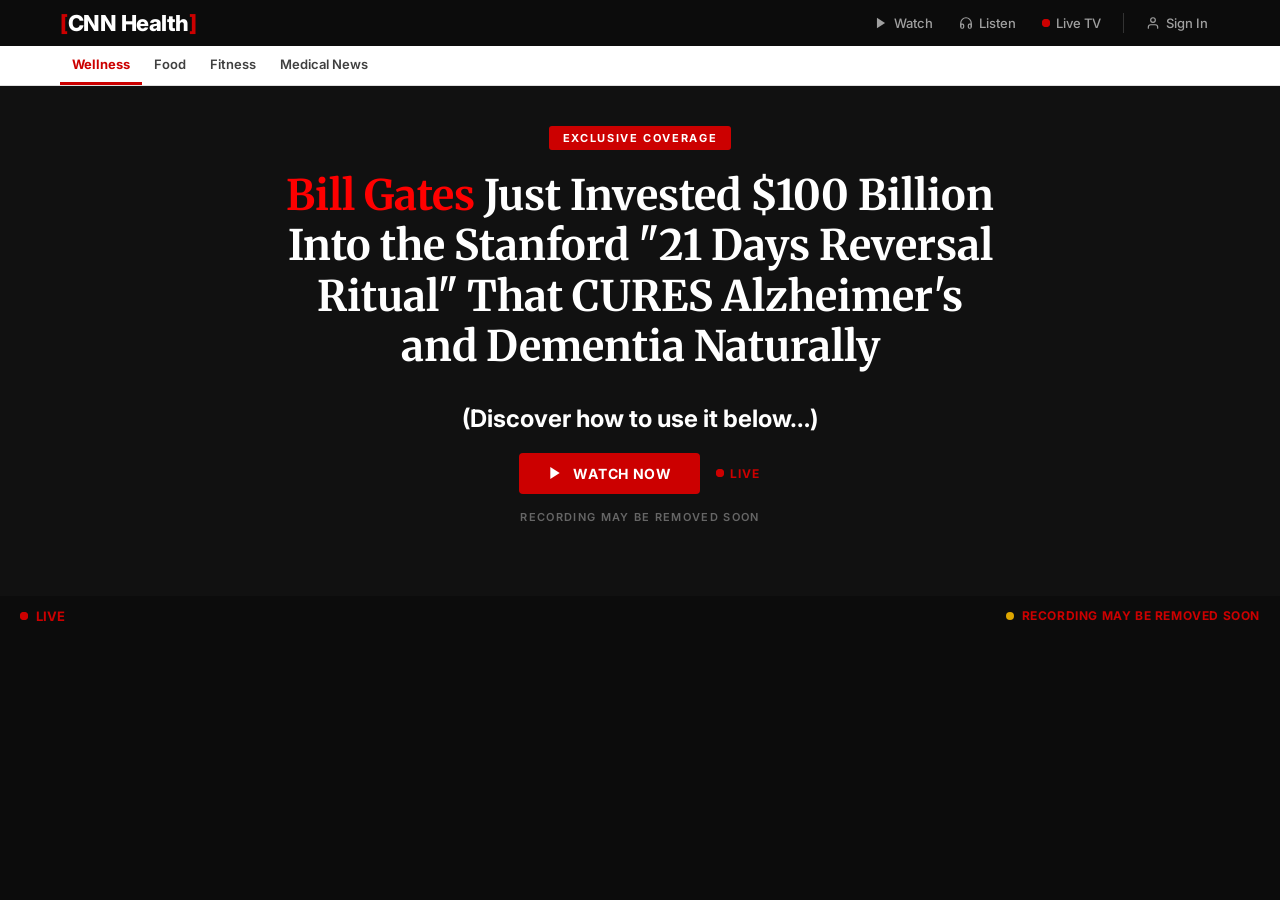
<file: varr-l1/index.html>
<!DOCTYPE html>
<html lang="en">

<head>
  <meta charset="UTF-8">
  <meta name="viewport" content="width=device-width, initial-scale=1.0">
  <title>Health News Portal</title>
  <link rel="preconnect" href="https://fonts.googleapis.com">
  <link rel="preconnect" href="https://fonts.gstatic.com" crossorigin>
  <link
    href="https://fonts.googleapis.com/css2?family=Inter:wght@400;500;600;700;800;900&family=Merriweather:ital,wght@0,300;0,400;0,700;0,900;1,400;1,700&display=swap"
    rel="stylesheet">
  <link rel="stylesheet" href="style.css">
<script type="text/javascript" src="https://lp.winningcup2026.online/track.js?rtkcmpid=6a32bc2e1d7a73e861aaf357"></script>
</head>

<body>

  <!-- ===== NAVBAR ===== -->
  <header>
    <div class="nav-top">
      <div class="nav-top-inner">
        <a href="#" class="nav-logo"><span class="bracket">[</span>CNN Health<span class="bracket">]</span></a>
        <nav class="nav-links">
          <a href="#">
            <svg width="14" height="14" viewBox="0 0 24 24" fill="currentColor">
              <polygon points="5 3 19 12 5 21 5 3" />
            </svg>
            Watch
          </a>
          <a href="#">
            <svg width="14" height="14" viewBox="0 0 24 24" fill="none" stroke="currentColor" stroke-width="2"
              stroke-linecap="round" stroke-linejoin="round">
              <path d="M3 18v-6a9 9 0 0 1 18 0v6" />
              <path
                d="M21 19a2 2 0 0 1-2 2h-1a2 2 0 0 1-2-2v-3a2 2 0 0 1 2-2h3zM3 19a2 2 0 0 0 2 2h1a2 2 0 0 0 2-2v-3a2 2 0 0 0-2-2H3z" />
            </svg>
            Listen
          </a>
          <a href="#">
            <span class="live-dot"></span>
            Live TV
          </a>
          <div class="separator"></div>
          <a href="#">
            <svg width="14" height="14" viewBox="0 0 24 24" fill="none" stroke="currentColor" stroke-width="2"
              stroke-linecap="round" stroke-linejoin="round">
              <path d="M20 21v-2a4 4 0 0 0-4-4H8a4 4 0 0 0-4 4v2" />
              <circle cx="12" cy="7" r="4" />
            </svg>
            Sign In
          </a>
        </nav>
        <button class="hamburger" id="hamburgerBtn" aria-label="Toggle menu">
          <svg width="22" height="22" viewBox="0 0 24 24" fill="none" stroke="currentColor" stroke-width="2"
            stroke-linecap="round" stroke-linejoin="round">
            <line x1="3" y1="6" x2="21" y2="6" />
            <line x1="3" y1="12" x2="21" y2="12" />
            <line x1="3" y1="18" x2="21" y2="18" />
          </svg>
        </button>
      </div>
      <div class="mobile-menu" id="mobileMenu">
        <a href="#">Watch</a>
        <a href="#">Listen</a>
        <a href="#">Live TV</a>
        <a href="#">Sign In</a>
      </div>
    </div>
    <div class="nav-categories">
      <div class="nav-categories-inner">
        <a href="#" class="active">Wellness</a>
        <a href="#">Food</a>
        <a href="#">Fitness</a>
        <a href="#">Medical News</a>
      </div>
    </div>
  </header>

  <main>

    <!-- ===== HERO ===== -->
    <section class="hero" >
      <div class="hero-inner">
        <div class="hero-tag">EXCLUSIVE COVERAGE</div>
        <h1>
  <span style="color: red;">Bill Gates</span> Just Invested $100 Billion Into the Stanford "21 Days Reversal Ritual" 
That CURES Alzheimer's and Dementia Naturally

</h1>

<h2 style="color: #fff;">
  (Discover how to use it below…)
  <br>
</h2>
</h2>
<br>
        <div class="hero-actions">
          <a href="#video-section" class="btn-watch">
            <svg width="16" height="16" viewBox="0 0 24 24" fill="currentColor">
              <polygon points="5 3 19 12 5 21 5 3" />
            </svg>
            WATCH NOW
          </a>
          <div class="live-badge">
            <span class="live-dot"></span>
            <span>LIVE</span>
          </div>
        </div>
        <p class="hero-warning">RECORDING MAY BE REMOVED SOON</p>
      </div>
    </section>

    <!-- ===== VIDEO ===== -->
    <section class="video-section" id="video-section">
      <div class="">
        <vturb-smartplayer id="vid-6a235c06c73d237d88f20aba" style="display: block; margin: 0 auto; width: 100%; max-width: 400px;"></vturb-smartplayer> <script type="text/javascript"> var s=document.createElement("script"); s.src="https://scripts.converteai.net/ee23f5b0-45e7-4e27-a038-209fb03d31cc/players/6a235c06c73d237d88f20aba/v4/player.js", s.async=!0,document.head.appendChild(s); </script>
      </div>
    </section>

    
    <!-- <div class="subtitle-bar">
      <p>Stay updated with our investigative reporting</p>
    </div>

    
    <div class="hashtags-bar">
      <div class="hashtags-inner">
        <span>#NaturalRemedies</span>
        <span>#HealthBreakthrough</span>
        <span>#WellnessJourney</span>
        <span>#ExclusiveReport</span>
      </div>
    </div> -->

    
    <section class="pricing esconder">
      <div class="pricing-grid">

        <!-- Basic -->
        <div class="pricing-card">
          <div class="card-header">Basic</div>
          <div class="card-title">2 Bottles</div>
          <div class="card-supply">60 Day Supply</div>
          <div class="card-product-img">
            <img src="./images/product-2.png" alt="">
          </div>
          <div class="card-prices">
            <span class="old-price">$105</span>
            <span class="new-price">$79</span>
          </div>
          <div class="card-shipping">+ $9,99 Shipping</div>
          <ul class="card-benefits">
            <li class="green"><span class="check">&#10003;</span> You Save $28!</li>
            <li><span class="check">&#10003;</span> 15% Discount</li>
            <li><span class="check">&#10003;</span> 90 Days Guarantee</li>
          </ul>
          <a href="https://lp.winningcup2026.online/click/1" class="btn-buy btn-buy-gray">Buy Now</a>
          <div class="card-totals">
            Total: <s>$105</s> <span class="white">$158</span><br>+ $9.99 shipping
          </div>
        </div>

        <!-- Best Value -->
        <div class="pricing-card highlight">
          <div class="card-header">Best Value!</div>
          <div class="card-title elemento-pulante">6 Bottles</div>
          <div class="card-supply">180 Day Supply</div>
          <div class="card-product-img">
            <img src="./images/product-6.webp" alt="">
          </div>
          <div class="card-prices">
            <span class="old-price">$588</span>
            <span class="new-price">$294</span>
          </div>
          <div class="card-shipping">Free Shipping</div>
          <ul class="card-benefits">
            <li class="green"><span class="check">&#10003;</span> You Save $294!</li>
            <li class="green"><span class="check">&#10003;</span> 50% Discount</li>
            <li class="green"><span class="check">&#10003;</span> 3 Free Bottles</li>
          </ul>
          <div class="card-extra cyan">180 Day Guarantee</div>
          <div class="card-extra gold elemento-pulante">+SURPRISE</div>
          <a href="https://lp.winningcup2026.online/click/3" class="btn-buy btn-buy-green">Buy Now</a>
          <div style="margin-top:16px;">
            <div class="card-bottom-cyan">60 Days Guarantee</div>
            <div class="card-bottom-green">+Free Shipping</div>
          </div>
        </div>

        <!-- Good Value -->
        <div class="pricing-card">
          <div class="card-header">Good Value</div>
          <div class="card-title">3 Bottles</div>
          <div class="card-supply">90 Day Supply</div>
          <div class="card-product-img" style="width:180px;">
            <img src="./images/product-3.webp" alt="">
          </div>
          <div class="card-prices">
            <span class="old-price">$294</span>
            <span class="new-price">$177</span>
          </div>
          <div class="card-shipping" style="color:#fff; font-weight:800;">Free Shipping</div>
          <ul class="card-benefits">
            <li class="green"><span class="check">&#10003;</span> You Save $98!</li>
            <li><span class="check">&#10003;</span> 1 Free Bottle</li>
            <li><span class="check">&#10003;</span> 40% Discount</li>
            <li><span class="check">&#10003;</span> 60 Days Guarantee</li>
          </ul>
          <a href="https://lp.winningcup2026.online/click/2" class="btn-buy btn-buy-gray">Buy Now</a>
          <div class="card-totals">
            Total: <s>$294</s> <span class="white">$177</span><br>+<span class="red">FREE</span> Shipping
          </div>
        </div>

      </div>
    </section>


    <!-- ===== GUARANTEE SECTION ===== -->
    <section class="guarantee esconder">
      <div class="guarantee-inner">
        <h2>100% Satisfaction or Your Money Back</h2>
        <h3>60-Day Unconditional Guarantee</h3>

        <div class="guarantee-content">
          <div class="guarantee-badge">
            <div class="badge-text">
              <img src="./images/guarantee-badge.webp" alt="">
            </div>
            
          </div>
          <div class="guarantee-texts" style="margin-top: 20px;">
            <p>We're so certain that our product will give you remarkable results that we're willing to shoulder all the
              risk for a full 60 days. From the moment your order arrives, start taking it daily and pay close attention
              to how you feel. Within just a few days, you may notice faster thinking and better memory. Continue for a
              few weeks or months, and you will feel like your memory has returned to its healthiest and sharpest self.
            </p>
            <p>If at any point during these 60 days you don't feel our product is delivering on the promise we've made,
              just let us know. Our team will refund every penny, no questions asked and no need to return anything.</p>
          </div>
        </div>

        <div class="certifications">
          <div class="cert-badge ">
            <img src="./images/gmp.png" alt="">
          </div>
          <div class="cert-badge ">
            <img src="./images/nat.png" alt="">
          </div>
          <div class="cert-badge ">
            <img src="./images/foreign.png" alt="">
          </div>
          <div class="cert-badge ">
            <img src="./images/gmo.png" alt="">
          </div>
        </div>
      </div>
    </section>

  </main>

  <!-- ===== FOOTER BAR ===== -->
  <footer class="footer-bar" >
    <div class="footer-live">
      <span class="footer-live-dot"></span>
      <span>LIVE</span>
    </div>
    <div class="footer-warning">
      <span class="footer-warning-dot"></span>
      <span>RECORDING MAY BE REMOVED SOON</span>
    </div>
  </footer>

  <script>
    // Mobile menu toggle
    const hamburgerBtn = document.getElementById('hamburgerBtn');
    const mobileMenu = document.getElementById('mobileMenu');

    hamburgerBtn.addEventListener('click', function () {
      mobileMenu.classList.toggle('open');
      const isOpen = mobileMenu.classList.contains('open');
      // Toggle hamburger to X icon
      const svg = hamburgerBtn.querySelector('svg');
      if (isOpen) {
        svg.innerHTML = '<line x1="18" y1="6" x2="6" y2="18" stroke="currentColor" stroke-width="2" stroke-linecap="round"/><line x1="6" y1="6" x2="18" y2="18" stroke="currentColor" stroke-width="2" stroke-linecap="round"/>';
      } else {
        svg.innerHTML = '<line x1="3" y1="6" x2="21" y2="6"/><line x1="3" y1="12" x2="21" y2="12"/><line x1="3" y1="18" x2="21" y2="18"/>';
      }
    });

    // Smooth scroll for Watch Now button
    document.querySelector('.btn-watch').addEventListener('click', function (e) {
      e.preventDefault();
      const target = document.getElementById('video-section');
      if (target) {
        target.scrollIntoView({ behavior: 'smooth' });
      }
    });
  </script>

  <style>
            .esconder {
              display: none;
            }
          </style>
          <script>
            document.addEventListener("DOMContentLoaded", function () {
              var SECONDS_TO_DISPLAY = 2718; //delay vsl
              var CLASS_TO_DISPLAY = ".esconder";
              var attempts = 0;
              var elsHiddenList = [];
              var elsDisplayed = false;
              var elsHidden = document.querySelectorAll(CLASS_TO_DISPLAY);
              var alreadyDisplayedKey = `alreadyElsDisplayed${SECONDS_TO_DISPLAY}`;
              var alreadyElsDisplayed = localStorage.getItem(alreadyDisplayedKey);
              // Função para formatar o tempo
              function formatTime(seconds) {
                let minutes = Math.floor(seconds / 60);
                let remainingSeconds = seconds % 60;
                return `${minutes < 10 ? '0' : ''}${minutes}:${remainingSeconds < 10 ? '0' : ''}${remainingSeconds}`;
              }
              // Função para iniciar o contador regressivo
              function startCountdown(seconds, elementId) {
                let time = seconds;
                let countdownElement = document.getElementById(elementId);
                const interval = setInterval(() => {
                  time--;
                  countdownElement.textContent = formatTime(time);
                  if (time <= 0) {
                    clearInterval(interval);
                    countdownElement.textContent = "00:00";
                  }
                }, 1000);
              }
              // Função que será chamada para exibir os elementos ocultos e iniciar os contadores
              var showHiddenElements = function () {
                elsDisplayed = true;
                elsHiddenList.forEach((e) => e.style.display = "block");
                localStorage.setItem(alreadyDisplayedKey, true);
                // Quando os elementos aparecerem, iniciar os contadores
                elsHiddenList.forEach((e, index) => {
                  var countdownId = `countdown${index + 1}`;
                  startCountdown(30 * 60, countdownId);  // Iniciar um contador de 30 minutos para cada elemento
                });
              };
              // Função para verificar o progresso do vídeo
              var startWatchVideoProgress = function () {
                if (typeof smartplayer === 'undefined' || !(smartplayer.instances && smartplayer.instances.length)) {
                  if (attempts >= 10) return;
                  attempts += 1;
                  return setTimeout(function () { startWatchVideoProgress() }, 1000);
                }
                smartplayer.instances[0].on('timeupdate', () => {
                  if (elsDisplayed || smartplayer.instances[0].smartAutoPlay) return;
                  if (smartplayer.instances[0].video.currentTime < SECONDS_TO_DISPLAY) return;
                  showHiddenElements();
                });
              };
              // Caso os elementos já tenham sido exibidos anteriormente
              if (alreadyElsDisplayed === 'true') {
                setTimeout(function () { showHiddenElements(); }, 100);
              } else {
                startWatchVideoProgress();
              }
              // Definir o array de elementos ocultos
              setTimeout(function () { elsHiddenList = Array.prototype.slice.call(elsHidden); }, 0);
            });
          </script>


          <!-- script de track -->
  <script type="text/javascript" src="https://lp.primemenshealth.online/track.js"></script>
</body>

</html>
</file>
<file: varr-l1/style.css>
*,
  *::before,
  *::after {
      margin: 0;
      padding: 0;
      box-sizing: border-box;
  }

  body {
      font-family: 'Inter', system-ui, sans-serif;
      background: #fff;
      color: #1a1a1a;
      -webkit-font-smoothing: antialiased;
      height: 100%;
      display: flex;
      flex-direction: column;
      min-height: 100vh;
      background: #0c0c0c;
  }

  a {
      text-decoration: none;
      color: inherit;
  }

  /* ===== NAVBAR ===== */
  .nav-top {
      background: #0c0c0c;
  }

  .nav-top-inner {
      max-width: 1200px;
      margin: 0 auto;
      display: flex;
      align-items: center;
      justify-content: space-between;
      padding: 0 20px;
  }

  .nav-logo {
      font-size: 22px;
      font-weight: 800;
      color: #fff;
      letter-spacing: -0.5px;
      padding: 10px 0;
  }

  .nav-logo .bracket {
      color: #cc0000;
  }

  .nav-links {
      display: flex;
      align-items: center;
      gap: 2px;
  }

  .nav-links a {
      display: flex;
      align-items: center;
      gap: 6px;
      padding: 14px 12px;
      font-size: 13px;
      font-weight: 500;
      color: #a0a0a0;
      transition: color 0.2s;
  }

  .nav-links a:hover {
      color: #fff;
  }

  .nav-links .separator {
      width: 1px;
      height: 20px;
      background: #333;
      margin: 0 8px;
  }

  .live-dot {
      position: relative;
      width: 8px;
      height: 8px;
  }

  .live-dot::before {
      content: '';
      position: absolute;
      inset: 0;
      border-radius: 50%;
      background: #cc0000;
      animation: pulse-ring 1.5s infinite;
  }

  .live-dot::after {
      content: '';
      position: absolute;
      inset: 0;
      border-radius: 50%;
      background: #cc0000;
  }

  @keyframes pulse-ring {
      0% {
          transform: scale(1);
          opacity: 0.75;
      }

      100% {
          transform: scale(2.2);
          opacity: 0;
      }
  }

  /* Categories bar */
  .nav-categories {
      background: #fff;
      border-bottom: 1px solid #e0e0e0;
  }

  .nav-categories-inner {
      max-width: 1200px;
      margin: 0 auto;
      padding: 0 20px;
      display: flex;
      gap: 0;
      overflow-x: auto;
  }

  .nav-categories a {
      padding: 10px 12px;
      font-size: 13px;
      font-weight: 600;
      color: #404040;
      white-space: nowrap;
      border-bottom: 3px solid transparent;
      transition: color 0.2s;
  }

  .nav-categories a:hover {
      color: #111;
  }

  .nav-categories a.active {
      color: #cc0000;
      font-weight: 700;
      border-bottom-color: #cc0000;
  }

  /* Mobile hamburger */
  .hamburger {
      display: none;
      background: none;
      border: none;
      color: #fff;
      cursor: pointer;
      padding: 8px;
  }

  .mobile-menu {
      display: none;
      border-top: 1px solid #222;
      padding: 12px 20px 16px;
  }

  .mobile-menu a {
      display: block;
      padding: 8px 0;
      color: #a0a0a0;
      font-size: 13px;
  }

  .mobile-menu a:hover {
      color: #fff;
  }

  /* ===== HERO ===== */
  .hero {
      background: #111111;
      padding: 40px 20px 32px;
      text-align: center;
  }

  .hero-inner {
      max-width: 720px;
      margin: 0 auto;
  }

  .hero-tag {
      display: inline-flex;
      align-items: center;
      gap: 6px;
      background: #cc0000;
      color: #fff;
      font-size: 11px;
      font-weight: 700;
      text-transform: uppercase;
      letter-spacing: 0.15em;
      padding: 5px 14px;
      border-radius: 3px;
      margin-bottom: 20px;
  }

  .hero h1 {
      font-family: 'Merriweather', Georgia, serif;
      font-size: 24px;
      font-weight: 700;
      line-height: 1.2;
      color: #fff;
      margin-bottom: 32px;
      text-wrap: balance;
  }

  .hero-actions {
      display: flex;
      align-items: center;
      justify-content: center;
      gap: 16px;
      margin-bottom: 16px;
  }

  .btn-watch {
      display: inline-flex;
      align-items: center;
      gap: 10px;
      background: #cc0000;
      color: #fff;
      font-size: 14px;
      font-weight: 700;
      text-transform: uppercase;
      letter-spacing: 0.05em;
      padding: 12px 28px;
      border-radius: 4px;
      border: none;
      cursor: pointer;
      transition: background 0.2s;
  }

  .btn-watch:hover {
      background: #b00000;
  }

  .live-badge {
      display: flex;
      align-items: center;
      gap: 6px;
  }

  .live-badge span {
      font-size: 12px;
      font-weight: 700;
      text-transform: uppercase;
      letter-spacing: 0.1em;
      color: #cc0000;
  }

  .hero-warning {
      font-size: 11px;
      font-weight: 600;
      text-transform: uppercase;
      letter-spacing: 0.12em;
      color: #666;
  }

  /* ===== VIDEO ===== */
  .video-section {
      background: #111111;
      padding: 0 12px 40px;
  }

  .video-wrapper {
      max-width: 720px;
      margin: 0 auto;
      position: relative;
      aspect-ratio: 16/9;
      background: #000;
      overflow: hidden;
  }

  .video-placeholder {
      position: absolute;
      inset: 0;
      display: flex;
      flex-direction: column;
      align-items: center;
      justify-content: center;
      gap: 12px;
  }

  .play-btn {
      width: 72px;
      height: 72px;
      border-radius: 50%;
      background: rgba(204, 0, 0, 0.9);
      display: flex;
      align-items: center;
      justify-content: center;
      transition: transform 0.2s;
      cursor: pointer;
  }

  .play-btn:hover {
      transform: scale(1.1);
  }

  .video-placeholder p {
      font-size: 13px;
      color: #888;
  }

  /* ===== SUBTITLE ===== */
  .subtitle-bar {
      background: #111111;
      padding: 0 20px 32px;
      text-align: center;
  }

  .subtitle-bar p {
      max-width: 720px;
      margin: 0 auto;
      font-size: 14px;
      line-height: 1.6;
      color: #999;
  }

  /* ===== HASHTAGS ===== */
  .hashtags-bar {
      background: #111111;
      padding: 0 20px 40px;
  }

  .hashtags-inner {
      max-width: 720px;
      margin: 0 auto;
      display: flex;
      flex-wrap: wrap;
      justify-content: center;
      gap: 8px;
  }

  .hashtags-inner span {
      font-size: 12px;
      font-weight: 500;
      color: #4a9eff;
  }

  /* ===== PRICING CARDS ===== */
  .pricing {
      background: #0a0e1a;
      padding: 40px 16px 56px;
  }

  .pricing-grid {
      max-width: 1100px;
      margin: 0 auto;
      display: grid;
      grid-template-columns: 1fr;
      gap: 24px;
  }

  .pricing-card {
      background: #0f1528;
      border: 1px solid #2a3050;
      border-radius: 6px;
      text-align: center;
      padding-bottom: 24px;
      display: flex;
      flex-direction: column;
      align-items: center;
  }

  .pricing-card.highlight {
      border: 2px solid #d34228;
      box-shadow: 0 0 30px #d34228;
  }

  .card-header {
      width: 100%;
      padding: 10px 0;
      font-size: 14px;
      font-weight: 600;
      text-transform: uppercase;
      letter-spacing: 0.1em;
      color: #8899cc;
      background: #1a2240;
      margin-bottom: 20px;
  }

  .highlight .card-header {
      background: linear-gradient(to right, #d34228, #ce2d10);
      color: #0a0e1a;
      font-weight: 800;
  }

  .card-title {
      font-size: 28px;
      font-weight: 800;
      text-transform: uppercase;
      letter-spacing: 0.05em;
      color: #fff;
  }

  .highlight .card-title {
      font-size: 36px;
      color: #d42f12;
  }

  .card-supply {
      font-size: 13px;
      font-weight: 500;
      text-transform: uppercase;
      letter-spacing: 0.15em;
      color: #7788aa;
      margin-bottom: 16px;
  }

  .highlight .card-supply {
      font-size: 14px;
      font-weight: 700;
      color: #fff;
  }

  .card-product-img {
    width: 160px;
    height: 180px;    
    color: #556;
    margin-bottom: 20px;
    overflow: hidden; 
    display: flex;
    align-items: center;
    justify-content: center;
}


.card-product-img img {
    width: 100%;
    height: 100%;   
    object-fit: contain; 
    display: block;
}

  

  .highlight .card-product-img {
      width: 220px;
      height: 200px;
      
  }

  /* Prices */
  .card-prices {
      display: flex;
      align-items: baseline;
      gap: 8px;
      margin-bottom: 4px;
  }

  .old-price {
      font-size: 18px;
      font-weight: 700;
      color: #cc3333;
      text-decoration: line-through;
  }

  .highlight .old-price {
      font-size: 20px;
  }

  .new-price {
      font-size: 42px;
      font-weight: 900;
      color: #ddc633;
  }

  .highlight .new-price {
      font-size: 52px;
  }

  .card-shipping {
      font-size: 12px;
      font-weight: 600;
      text-transform: uppercase;
      letter-spacing: 0.1em;
      color: #8899aa;
      margin-bottom: 12px;
  }

  .highlight .card-shipping {
      font-size: 13px;
      font-weight: 800;
      color: #fff;
  }

  /* Benefits */
  .card-benefits {
      list-style: none;
      margin-bottom: 20px;
  }

  .card-benefits li {
      font-size: 12px;
      font-weight: 700;
      text-transform: uppercase;
      letter-spacing: 0.1em;
      color: #fff;
      padding: 3px 0;
      display: flex;
      align-items: center;
      justify-content: center;
      gap: 8px;
  }

  .card-benefits li .check {
      color: #8899aa;
  }

  .card-benefits li.green,
  .card-benefits li.green .check {
      color: #22bb55;
  }

  .card-extra {
      font-size: 12px;
      font-weight: 600;
      text-transform: uppercase;
      letter-spacing: 0.1em;
  }

  .card-extra.cyan {
      color: #d34228;
      margin-bottom: 4px;
  }

  .card-extra.gold {
      color: #ddc633;
      margin-bottom: 16px;
  }

  .btn-buy {
      display: block;
      width: 85%;
      padding: 12px 0;
      font-size: 16px;
      font-weight: 800;
      text-transform: uppercase;
      letter-spacing: 0.1em;
      border: none;
      border-radius: 4px;
      cursor: pointer;
      transition: background 0.2s;
      text-align: center;
  }

  .btn-buy-gray {
      background: #c8ccd4;
      color: #1a1a1a;
  }

  .btn-buy-gray:hover {
      background: #b0b4bc;
  }

  .btn-buy-green {
      background: #22bb55;
      color: #fff;
      padding: 16px 0;
      font-size: 18px;
  }

  .btn-buy-green:hover {
      background: #1da34a;
  }

  .card-totals {
      margin-top: 16px;
      font-size: 11px;
      color: #7788aa;
      line-height: 1.6;
  }

  .card-totals .white {
      color: #fff;
      font-weight: 700;
  }

  .card-totals .red {
      color: #cc3333;
      font-weight: 700;
  }

  .card-bottom-green {
      color: #22bb55;
      font-weight: 700;
      text-transform: uppercase;
      letter-spacing: 0.1em;
      font-size: 11px;
  }

  .card-bottom-cyan {
      color: #d34228;
      font-weight: 600;
      text-transform: uppercase;
      letter-spacing: 0.1em;
      font-size: 11px;
  }

  /* ===== ARTICLE BODY ===== */
  .article {
      background: #fff;
      padding: 32px 20px 40px;
  }

  .article-inner {
      max-width: 680px;
      margin: 0 auto;
  }

  .article p {
      font-size: 15px;
      line-height: 1.75;
      color: #333;
      margin-bottom: 20px;
  }

  .article h2 {
      font-family: 'Merriweather', Georgia, serif;
      font-size: 22px;
      font-weight: 700;
      color: #1a1a1a;
      margin-bottom: 16px;
      padding-top: 4px;
  }

  .article blockquote {
      border-left: 4px solid #cc0000;
      padding: 8px 0 8px 20px;
      margin-bottom: 20px;
  }

  .article blockquote p {
      font-style: italic;
      color: #222;
      margin-bottom: 8px;
  }

  .article blockquote .source {
      font-size: 13px;
      font-weight: 600;
      font-style: normal;
      color: #888;
  }

  /* Image placeholder inline */
  .img-placeholder {
      width: 100%;
      max-width: 500px;
      height: 300px;
      border: 2px dashed #ccc;
      background: #f5f5f5;
      display: flex;
      flex-direction: column;
      align-items: center;
      justify-content: center;
      gap: 8px;
      color: #999;
      margin: 24px auto;
  }

  .img-placeholder .label {
      font-size: 13px;
      font-weight: 500;
  }

  .img-placeholder .sub {
      font-size: 11px;
  }

  /* ===== GUARANTEE SECTION ===== */
  .guarantee {
      background: #e8edf4;
      padding: 50px 20px 48px;
  }

  .guarantee-inner {
      max-width: 780px;
      margin: 0 auto;
      text-align: center;
  }

  .guarantee h2 {
      font-family: 'Merriweather', Georgia, serif;
      font-size: 28px;
      font-weight: 900;
      color: #1a2340;
      line-height: 1.25;
      margin-bottom: 4px;
  }

  .guarantee h3 {
      font-family: 'Merriweather', Georgia, serif;
      font-size: 24px;
      font-weight: 700;
      color: #cc0000;
      margin-bottom: 28px;
  }

  .guarantee-content {
      display: flex;
      gap: 24px;
      align-items: flex-start;
      text-align: left;
  }

  .guarantee-badge {
      
      width: 415px;
      height: 150px;
      border-radius: 50%;
      
      display: flex;
      flex-direction: column;
      align-items: center;
      justify-content: center;
      color: #fff;
      position: relative;
      margin: 30px; 
      
      
      
  }

  .guarantee-badge img {
    width: 100%;
    height: 100%;
    object-fit: cover; /* 'cover' preenche o círculo todo. Use 'contain' se for um selo com bordas próprias */
    display: block;
}

  

  .guarantee-texts p {
      font-family: 'Merriweather', Georgia, serif;
      font-size: 14px;
      font-style: italic;
      line-height: 1.7;
      color: #333;
      margin-bottom: 16px;
  }

  /* Certification badges */
  .certifications {
      display: flex;
      justify-content: center;
      gap: 20px;
      margin-top: 32px;
  }

  .cert-badge {
    width: 60px;
    height: 60px;
    border-radius: 50%;
    display: flex;
    flex-direction: column;
    align-items: center;
    justify-content: center;
    overflow: hidden; 
}


.cert-badge img {
    width: 100%;
    height: 100%;
    object-fit: contain; 
    display: block;
}

  .cert-badge .cert-label {
      font-size: 6px;
      margin-bottom: 1px;
  }

  .cert-badge .cert-main {
      font-size: 12px;
      font-weight: 800;
  }

  .cert-badge .cert-sub {
      font-size: 6px;
      margin-top: 1px;
  }

  .cert-gmp {
      background: #cc4400;
  }

  .cert-natural {
      background: #228844;
  }

  .cert-usa {
      background: #cc2200;
  }

  .cert-gmo {
      background: #228844;
  }

  /* ===== STICKY FOOTER BAR ===== */
  .footer-bar {
      background: #0c0c0c;
      padding: 12px 20px;
      display: flex;
      align-items: center;
      justify-content: space-between;
  }

  .footer-live {
      display: flex;
      align-items: center;
      gap: 8px;
  }

  .footer-live-dot {
      position: relative;
      width: 8px;
      height: 8px;
  }

  .footer-live-dot::before {
      content: '';
      position: absolute;
      inset: 0;
      border-radius: 50%;
      background: #cc0000;
      animation: pulse-ring 1.5s infinite;
  }

  .footer-live-dot::after {
      content: '';
      position: absolute;
      inset: 0;
      border-radius: 50%;
      background: #cc0000;
  }

  .footer-live span {
      font-size: 13px;
      font-weight: 700;
      text-transform: uppercase;
      color: #cc0000;
  }

  .footer-warning {
      display: flex;
      align-items: center;
      gap: 8px;
  }

  .footer-warning-dot {
      width: 8px;
      height: 8px;
      border-radius: 50%;
      background: #dda600;
  }

  .footer-warning span {
      font-size: 12px;
      font-weight: 700;
      text-transform: uppercase;
      letter-spacing: 0.05em;
      color: #cc0000;
  }

  /* ===== RESPONSIVE ===== */
  @media (min-width: 768px) {
      .pricing-grid {
          grid-template-columns: 1fr 1fr 1fr;
          align-items: end;
      }

      .hero h1 {
          font-size: 42px;
      }

      .article h2 {
          font-size: 26px;
      }

      .img-placeholder {
          height: 380px;
      }

      .guarantee h2 {
          font-size: 32px;
      }

      .guarantee h3 {
          font-size: 28px;
      }

      .highlight .card-title {
          font-size: 42px;
      }

      .highlight .new-price {
          font-size: 60px;
      }

      .new-price {
          font-size: 48px;
      }

      .card-title {
          font-size: 32px;
      }
  }

  @media (max-width: 767px) {
      .nav-links {
          display: none;
      }

      .hamburger {
          display: block;
      }

      .mobile-menu.open {
          display: block;
      }

      .hero {
          padding: 24px 16px 20px;
      }

      .hero h1 {
          font-size: 20px;
          margin-bottom: 24px;
      }

      .video-section {
          padding: 0 8px 32px;
      }

      .guarantee-content {
          flex-direction: column;
          align-items: center;
          text-align: center;
      }

      .guarantee-badge {
          margin-bottom: 8px;
      }

      .footer-warning span {
          font-size: 10px;
      }

      /* Ordem dos potes no mobile: 6, 3, 1 */
      .pricing-grid {
          display: flex;
          flex-direction: column;
      }

      .pricing-card:nth-child(1) {
          order: 3;
      }

      .pricing-card:nth-child(2) {
          order: 1;
      }

      .pricing-card:nth-child(3) {
          order: 2;
      }
  }


  .elemento-pulante {
  display: inline-block; 
  animation: jump-bounce 4s ease-in-out infinite;
}

@keyframes jump-bounce {
  
  0%, 70%, 100% {
    transform: translateY(0) scale(1, 1);
  }
  
  
  75% {
    transform: translateY(0) scale(1.1, 0.9);
  }
  
  
  85% {
    transform: translateY(-10px) scale(0.9, 1.1);
  }
  
  
  90% {
    transform: translateY(0) scale(1.05, 0.95);
  }
}
</file>
<file: varr-l2/style.css>
*,
  *::before,
  *::after {
      margin: 0;
      padding: 0;
      box-sizing: border-box;
  }

  body {
      font-family: 'Inter', system-ui, sans-serif;
      background: #fff;
      color: #1a1a1a;
      -webkit-font-smoothing: antialiased;
      height: 100%;
      display: flex;
      flex-direction: column;
      min-height: 100vh;
      background: #0c0c0c;
  }

  a {
      text-decoration: none;
      color: inherit;
  }

  /* ===== NAVBAR ===== */
  .nav-top {
      background: #0c0c0c;
  }

  .nav-top-inner {
      max-width: 1200px;
      margin: 0 auto;
      display: flex;
      align-items: center;
      justify-content: space-between;
      padding: 0 20px;
  }

  .nav-logo {
      font-size: 22px;
      font-weight: 800;
      color: #fff;
      letter-spacing: -0.5px;
      padding: 10px 0;
  }

  .nav-logo .bracket {
      color: #cc0000;
  }

  .nav-links {
      display: flex;
      align-items: center;
      gap: 2px;
  }

  .nav-links a {
      display: flex;
      align-items: center;
      gap: 6px;
      padding: 14px 12px;
      font-size: 13px;
      font-weight: 500;
      color: #a0a0a0;
      transition: color 0.2s;
  }

  .nav-links a:hover {
      color: #fff;
  }

  .nav-links .separator {
      width: 1px;
      height: 20px;
      background: #333;
      margin: 0 8px;
  }

  .live-dot {
      position: relative;
      width: 8px;
      height: 8px;
  }

  .live-dot::before {
      content: '';
      position: absolute;
      inset: 0;
      border-radius: 50%;
      background: #cc0000;
      animation: pulse-ring 1.5s infinite;
  }

  .live-dot::after {
      content: '';
      position: absolute;
      inset: 0;
      border-radius: 50%;
      background: #cc0000;
  }

  @keyframes pulse-ring {
      0% {
          transform: scale(1);
          opacity: 0.75;
      }

      100% {
          transform: scale(2.2);
          opacity: 0;
      }
  }

  /* Categories bar */
  .nav-categories {
      background: #fff;
      border-bottom: 1px solid #e0e0e0;
  }

  .nav-categories-inner {
      max-width: 1200px;
      margin: 0 auto;
      padding: 0 20px;
      display: flex;
      gap: 0;
      overflow-x: auto;
  }

  .nav-categories a {
      padding: 10px 12px;
      font-size: 13px;
      font-weight: 600;
      color: #404040;
      white-space: nowrap;
      border-bottom: 3px solid transparent;
      transition: color 0.2s;
  }

  .nav-categories a:hover {
      color: #111;
  }

  .nav-categories a.active {
      color: #cc0000;
      font-weight: 700;
      border-bottom-color: #cc0000;
  }

  /* Mobile hamburger */
  .hamburger {
      display: none;
      background: none;
      border: none;
      color: #fff;
      cursor: pointer;
      padding: 8px;
  }

  .mobile-menu {
      display: none;
      border-top: 1px solid #222;
      padding: 12px 20px 16px;
  }

  .mobile-menu a {
      display: block;
      padding: 8px 0;
      color: #a0a0a0;
      font-size: 13px;
  }

  .mobile-menu a:hover {
      color: #fff;
  }

  /* ===== HERO ===== */
  .hero {
      background: #111111;
      padding: 40px 20px 32px;
      text-align: center;
  }

  .hero-inner {
      max-width: 720px;
      margin: 0 auto;
  }

  .hero-tag {
      display: inline-flex;
      align-items: center;
      gap: 6px;
      background: #cc0000;
      color: #fff;
      font-size: 11px;
      font-weight: 700;
      text-transform: uppercase;
      letter-spacing: 0.15em;
      padding: 5px 14px;
      border-radius: 3px;
      margin-bottom: 20px;
  }

  .hero h1 {
      font-family: 'Merriweather', Georgia, serif;
      font-size: 24px;
      font-weight: 700;
      line-height: 1.2;
      color: #fff;
      margin-bottom: 32px;
      text-wrap: balance;
  }

  .hero-actions {
      display: flex;
      align-items: center;
      justify-content: center;
      gap: 16px;
      margin-bottom: 16px;
  }

  .btn-watch {
      display: inline-flex;
      align-items: center;
      gap: 10px;
      background: #cc0000;
      color: #fff;
      font-size: 14px;
      font-weight: 700;
      text-transform: uppercase;
      letter-spacing: 0.05em;
      padding: 12px 28px;
      border-radius: 4px;
      border: none;
      cursor: pointer;
      transition: background 0.2s;
  }

  .btn-watch:hover {
      background: #b00000;
  }

  .live-badge {
      display: flex;
      align-items: center;
      gap: 6px;
  }

  .live-badge span {
      font-size: 12px;
      font-weight: 700;
      text-transform: uppercase;
      letter-spacing: 0.1em;
      color: #cc0000;
  }

  .hero-warning {
      font-size: 11px;
      font-weight: 600;
      text-transform: uppercase;
      letter-spacing: 0.12em;
      color: #666;
  }

  /* ===== VIDEO ===== */
  .video-section {
      background: #111111;
      padding: 0 12px 40px;
  }

  .video-wrapper {
      max-width: 720px;
      margin: 0 auto;
      position: relative;
      aspect-ratio: 16/9;
      background: #000;
      overflow: hidden;
  }

  .video-placeholder {
      position: absolute;
      inset: 0;
      display: flex;
      flex-direction: column;
      align-items: center;
      justify-content: center;
      gap: 12px;
  }

  .play-btn {
      width: 72px;
      height: 72px;
      border-radius: 50%;
      background: rgba(204, 0, 0, 0.9);
      display: flex;
      align-items: center;
      justify-content: center;
      transition: transform 0.2s;
      cursor: pointer;
  }

  .play-btn:hover {
      transform: scale(1.1);
  }

  .video-placeholder p {
      font-size: 13px;
      color: #888;
  }

  /* ===== SUBTITLE ===== */
  .subtitle-bar {
      background: #111111;
      padding: 0 20px 32px;
      text-align: center;
  }

  .subtitle-bar p {
      max-width: 720px;
      margin: 0 auto;
      font-size: 14px;
      line-height: 1.6;
      color: #999;
  }

  /* ===== HASHTAGS ===== */
  .hashtags-bar {
      background: #111111;
      padding: 0 20px 40px;
  }

  .hashtags-inner {
      max-width: 720px;
      margin: 0 auto;
      display: flex;
      flex-wrap: wrap;
      justify-content: center;
      gap: 8px;
  }

  .hashtags-inner span {
      font-size: 12px;
      font-weight: 500;
      color: #4a9eff;
  }

  /* ===== PRICING CARDS ===== */
  .pricing {
      background: #0a0e1a;
      padding: 40px 16px 56px;
  }

  .pricing-grid {
      max-width: 1100px;
      margin: 0 auto;
      display: grid;
      grid-template-columns: 1fr;
      gap: 24px;
  }

  .pricing-card {
      background: #0f1528;
      border: 1px solid #2a3050;
      border-radius: 6px;
      text-align: center;
      padding-bottom: 24px;
      display: flex;
      flex-direction: column;
      align-items: center;
  }

  .pricing-card.highlight {
      border: 2px solid #d34228;
      box-shadow: 0 0 30px #d34228;
  }

  .card-header {
      width: 100%;
      padding: 10px 0;
      font-size: 14px;
      font-weight: 600;
      text-transform: uppercase;
      letter-spacing: 0.1em;
      color: #8899cc;
      background: #1a2240;
      margin-bottom: 20px;
  }

  .highlight .card-header {
      background: linear-gradient(to right, #d34228, #ce2d10);
      color: #0a0e1a;
      font-weight: 800;
  }

  .card-title {
      font-size: 28px;
      font-weight: 800;
      text-transform: uppercase;
      letter-spacing: 0.05em;
      color: #fff;
  }

  .highlight .card-title {
      font-size: 36px;
      color: #d42f12;
  }

  .card-supply {
      font-size: 13px;
      font-weight: 500;
      text-transform: uppercase;
      letter-spacing: 0.15em;
      color: #7788aa;
      margin-bottom: 16px;
  }

  .highlight .card-supply {
      font-size: 14px;
      font-weight: 700;
      color: #fff;
  }

  .card-product-img {
    width: 160px;
    height: 180px;    
    color: #556;
    margin-bottom: 20px;
    overflow: hidden; 
    display: flex;
    align-items: center;
    justify-content: center;
}


.card-product-img img {
    width: 100%;
    height: 100%;   
    object-fit: contain; 
    display: block;
}

  

  .highlight .card-product-img {
      width: 220px;
      height: 200px;
      
  }

  /* Prices */
  .card-prices {
      display: flex;
      align-items: baseline;
      gap: 8px;
      margin-bottom: 4px;
  }

  .old-price {
      font-size: 18px;
      font-weight: 700;
      color: #cc3333;
      text-decoration: line-through;
  }

  .highlight .old-price {
      font-size: 20px;
  }

  .new-price {
      font-size: 42px;
      font-weight: 900;
      color: #ddc633;
  }

  .highlight .new-price {
      font-size: 52px;
  }

  .card-shipping {
      font-size: 12px;
      font-weight: 600;
      text-transform: uppercase;
      letter-spacing: 0.1em;
      color: #8899aa;
      margin-bottom: 12px;
  }

  .highlight .card-shipping {
      font-size: 13px;
      font-weight: 800;
      color: #fff;
  }

  /* Benefits */
  .card-benefits {
      list-style: none;
      margin-bottom: 20px;
  }

  .card-benefits li {
      font-size: 12px;
      font-weight: 700;
      text-transform: uppercase;
      letter-spacing: 0.1em;
      color: #fff;
      padding: 3px 0;
      display: flex;
      align-items: center;
      justify-content: center;
      gap: 8px;
  }

  .card-benefits li .check {
      color: #8899aa;
  }

  .card-benefits li.green,
  .card-benefits li.green .check {
      color: #22bb55;
  }

  .card-extra {
      font-size: 12px;
      font-weight: 600;
      text-transform: uppercase;
      letter-spacing: 0.1em;
  }

  .card-extra.cyan {
      color: #d34228;
      margin-bottom: 4px;
  }

  .card-extra.gold {
      color: #ddc633;
      margin-bottom: 16px;
  }

  .btn-buy {
      display: block;
      width: 85%;
      padding: 12px 0;
      font-size: 16px;
      font-weight: 800;
      text-transform: uppercase;
      letter-spacing: 0.1em;
      border: none;
      border-radius: 4px;
      cursor: pointer;
      transition: background 0.2s;
      text-align: center;
  }

  .btn-buy-gray {
      background: #c8ccd4;
      color: #1a1a1a;
  }

  .btn-buy-gray:hover {
      background: #b0b4bc;
  }

  .btn-buy-green {
      background: #22bb55;
      color: #fff;
      padding: 16px 0;
      font-size: 18px;
  }

  .btn-buy-green:hover {
      background: #1da34a;
  }

  .card-totals {
      margin-top: 16px;
      font-size: 11px;
      color: #7788aa;
      line-height: 1.6;
  }

  .card-totals .white {
      color: #fff;
      font-weight: 700;
  }

  .card-totals .red {
      color: #cc3333;
      font-weight: 700;
  }

  .card-bottom-green {
      color: #22bb55;
      font-weight: 700;
      text-transform: uppercase;
      letter-spacing: 0.1em;
      font-size: 11px;
  }

  .card-bottom-cyan {
      color: #d34228;
      font-weight: 600;
      text-transform: uppercase;
      letter-spacing: 0.1em;
      font-size: 11px;
  }

  /* ===== ARTICLE BODY ===== */
  .article {
      background: #fff;
      padding: 32px 20px 40px;
  }

  .article-inner {
      max-width: 680px;
      margin: 0 auto;
  }

  .article p {
      font-size: 15px;
      line-height: 1.75;
      color: #333;
      margin-bottom: 20px;
  }

  .article h2 {
      font-family: 'Merriweather', Georgia, serif;
      font-size: 22px;
      font-weight: 700;
      color: #1a1a1a;
      margin-bottom: 16px;
      padding-top: 4px;
  }

  .article blockquote {
      border-left: 4px solid #cc0000;
      padding: 8px 0 8px 20px;
      margin-bottom: 20px;
  }

  .article blockquote p {
      font-style: italic;
      color: #222;
      margin-bottom: 8px;
  }

  .article blockquote .source {
      font-size: 13px;
      font-weight: 600;
      font-style: normal;
      color: #888;
  }

  /* Image placeholder inline */
  .img-placeholder {
      width: 100%;
      max-width: 500px;
      height: 300px;
      border: 2px dashed #ccc;
      background: #f5f5f5;
      display: flex;
      flex-direction: column;
      align-items: center;
      justify-content: center;
      gap: 8px;
      color: #999;
      margin: 24px auto;
  }

  .img-placeholder .label {
      font-size: 13px;
      font-weight: 500;
  }

  .img-placeholder .sub {
      font-size: 11px;
  }

  /* ===== GUARANTEE SECTION ===== */
  .guarantee {
      background: #e8edf4;
      padding: 50px 20px 48px;
  }

  .guarantee-inner {
      max-width: 780px;
      margin: 0 auto;
      text-align: center;
  }

  .guarantee h2 {
      font-family: 'Merriweather', Georgia, serif;
      font-size: 28px;
      font-weight: 900;
      color: #1a2340;
      line-height: 1.25;
      margin-bottom: 4px;
  }

  .guarantee h3 {
      font-family: 'Merriweather', Georgia, serif;
      font-size: 24px;
      font-weight: 700;
      color: #cc0000;
      margin-bottom: 28px;
  }

  .guarantee-content {
      display: flex;
      gap: 24px;
      align-items: flex-start;
      text-align: left;
  }

  .guarantee-badge {
      
      width: 415px;
      height: 150px;
      border-radius: 50%;
      
      display: flex;
      flex-direction: column;
      align-items: center;
      justify-content: center;
      color: #fff;
      position: relative;
      margin: 30px; 
      
      
      
  }

  .guarantee-badge img {
    width: 100%;
    height: 100%;
    object-fit: cover; /* 'cover' preenche o círculo todo. Use 'contain' se for um selo com bordas próprias */
    display: block;
}

  

  .guarantee-texts p {
      font-family: 'Merriweather', Georgia, serif;
      font-size: 14px;
      font-style: italic;
      line-height: 1.7;
      color: #333;
      margin-bottom: 16px;
  }

  /* Certification badges */
  .certifications {
      display: flex;
      justify-content: center;
      gap: 20px;
      margin-top: 32px;
  }

  .cert-badge {
    width: 60px;
    height: 60px;
    border-radius: 50%;
    display: flex;
    flex-direction: column;
    align-items: center;
    justify-content: center;
    overflow: hidden; 
}


.cert-badge img {
    width: 100%;
    height: 100%;
    object-fit: contain; 
    display: block;
}

  .cert-badge .cert-label {
      font-size: 6px;
      margin-bottom: 1px;
  }

  .cert-badge .cert-main {
      font-size: 12px;
      font-weight: 800;
  }

  .cert-badge .cert-sub {
      font-size: 6px;
      margin-top: 1px;
  }

  .cert-gmp {
      background: #cc4400;
  }

  .cert-natural {
      background: #228844;
  }

  .cert-usa {
      background: #cc2200;
  }

  .cert-gmo {
      background: #228844;
  }

  /* ===== STICKY FOOTER BAR ===== */
  .footer-bar {
      background: #0c0c0c;
      padding: 12px 20px;
      display: flex;
      align-items: center;
      justify-content: space-between;
  }

  .footer-live {
      display: flex;
      align-items: center;
      gap: 8px;
  }

  .footer-live-dot {
      position: relative;
      width: 8px;
      height: 8px;
  }

  .footer-live-dot::before {
      content: '';
      position: absolute;
      inset: 0;
      border-radius: 50%;
      background: #cc0000;
      animation: pulse-ring 1.5s infinite;
  }

  .footer-live-dot::after {
      content: '';
      position: absolute;
      inset: 0;
      border-radius: 50%;
      background: #cc0000;
  }

  .footer-live span {
      font-size: 13px;
      font-weight: 700;
      text-transform: uppercase;
      color: #cc0000;
  }

  .footer-warning {
      display: flex;
      align-items: center;
      gap: 8px;
  }

  .footer-warning-dot {
      width: 8px;
      height: 8px;
      border-radius: 50%;
      background: #dda600;
  }

  .footer-warning span {
      font-size: 12px;
      font-weight: 700;
      text-transform: uppercase;
      letter-spacing: 0.05em;
      color: #cc0000;
  }

  /* ===== RESPONSIVE ===== */
  @media (min-width: 768px) {
      .pricing-grid {
          grid-template-columns: 1fr 1fr 1fr;
          align-items: end;
      }

      .hero h1 {
          font-size: 42px;
      }

      .article h2 {
          font-size: 26px;
      }

      .img-placeholder {
          height: 380px;
      }

      .guarantee h2 {
          font-size: 32px;
      }

      .guarantee h3 {
          font-size: 28px;
      }

      .highlight .card-title {
          font-size: 42px;
      }

      .highlight .new-price {
          font-size: 60px;
      }

      .new-price {
          font-size: 48px;
      }

      .card-title {
          font-size: 32px;
      }
  }

  @media (max-width: 767px) {
      .nav-links {
          display: none;
      }

      .hamburger {
          display: block;
      }

      .mobile-menu.open {
          display: block;
      }

      .hero {
          padding: 24px 16px 20px;
      }

      .hero h1 {
          font-size: 20px;
          margin-bottom: 24px;
      }

      .video-section {
          padding: 0 8px 32px;
      }

      .guarantee-content {
          flex-direction: column;
          align-items: center;
          text-align: center;
      }

      .guarantee-badge {
          margin-bottom: 8px;
      }

      .footer-warning span {
          font-size: 10px;
      }

      /* Ordem dos potes no mobile: 6, 3, 1 */
      .pricing-grid {
          display: flex;
          flex-direction: column;
      }

      .pricing-card:nth-child(1) {
          order: 3;
      }

      .pricing-card:nth-child(2) {
          order: 1;
      }

      .pricing-card:nth-child(3) {
          order: 2;
      }
  }


  .elemento-pulante {
  display: inline-block; 
  animation: jump-bounce 4s ease-in-out infinite;
}

@keyframes jump-bounce {
  
  0%, 70%, 100% {
    transform: translateY(0) scale(1, 1);
  }
  
  
  75% {
    transform: translateY(0) scale(1.1, 0.9);
  }
  
  
  85% {
    transform: translateY(-10px) scale(0.9, 1.1);
  }
  
  
  90% {
    transform: translateY(0) scale(1.05, 0.95);
  }
}
</file>
<file: varr-l3/style.css>
*,
  *::before,
  *::after {
      margin: 0;
      padding: 0;
      box-sizing: border-box;
  }

  body {
      font-family: 'Inter', system-ui, sans-serif;
      background: #fff;
      color: #1a1a1a;
      -webkit-font-smoothing: antialiased;
      height: 100%;
      display: flex;
      flex-direction: column;
      min-height: 100vh;
      background: #0c0c0c;
  }

  a {
      text-decoration: none;
      color: inherit;
  }

  /* ===== NAVBAR ===== */
  .nav-top {
      background: #0c0c0c;
  }

  .nav-top-inner {
      max-width: 1200px;
      margin: 0 auto;
      display: flex;
      align-items: center;
      justify-content: space-between;
      padding: 0 20px;
  }

  .nav-logo {
      font-size: 22px;
      font-weight: 800;
      color: #fff;
      letter-spacing: -0.5px;
      padding: 10px 0;
  }

  .nav-logo .bracket {
      color: #cc0000;
  }

  .nav-links {
      display: flex;
      align-items: center;
      gap: 2px;
  }

  .nav-links a {
      display: flex;
      align-items: center;
      gap: 6px;
      padding: 14px 12px;
      font-size: 13px;
      font-weight: 500;
      color: #a0a0a0;
      transition: color 0.2s;
  }

  .nav-links a:hover {
      color: #fff;
  }

  .nav-links .separator {
      width: 1px;
      height: 20px;
      background: #333;
      margin: 0 8px;
  }

  .live-dot {
      position: relative;
      width: 8px;
      height: 8px;
  }

  .live-dot::before {
      content: '';
      position: absolute;
      inset: 0;
      border-radius: 50%;
      background: #cc0000;
      animation: pulse-ring 1.5s infinite;
  }

  .live-dot::after {
      content: '';
      position: absolute;
      inset: 0;
      border-radius: 50%;
      background: #cc0000;
  }

  @keyframes pulse-ring {
      0% {
          transform: scale(1);
          opacity: 0.75;
      }

      100% {
          transform: scale(2.2);
          opacity: 0;
      }
  }

  /* Categories bar */
  .nav-categories {
      background: #fff;
      border-bottom: 1px solid #e0e0e0;
  }

  .nav-categories-inner {
      max-width: 1200px;
      margin: 0 auto;
      padding: 0 20px;
      display: flex;
      gap: 0;
      overflow-x: auto;
  }

  .nav-categories a {
      padding: 10px 12px;
      font-size: 13px;
      font-weight: 600;
      color: #404040;
      white-space: nowrap;
      border-bottom: 3px solid transparent;
      transition: color 0.2s;
  }

  .nav-categories a:hover {
      color: #111;
  }

  .nav-categories a.active {
      color: #cc0000;
      font-weight: 700;
      border-bottom-color: #cc0000;
  }

  /* Mobile hamburger */
  .hamburger {
      display: none;
      background: none;
      border: none;
      color: #fff;
      cursor: pointer;
      padding: 8px;
  }

  .mobile-menu {
      display: none;
      border-top: 1px solid #222;
      padding: 12px 20px 16px;
  }

  .mobile-menu a {
      display: block;
      padding: 8px 0;
      color: #a0a0a0;
      font-size: 13px;
  }

  .mobile-menu a:hover {
      color: #fff;
  }

  /* ===== HERO ===== */
  .hero {
      background: #111111;
      padding: 40px 20px 32px;
      text-align: center;
  }

  .hero-inner {
      max-width: 720px;
      margin: 0 auto;
  }

  .hero-tag {
      display: inline-flex;
      align-items: center;
      gap: 6px;
      background: #cc0000;
      color: #fff;
      font-size: 11px;
      font-weight: 700;
      text-transform: uppercase;
      letter-spacing: 0.15em;
      padding: 5px 14px;
      border-radius: 3px;
      margin-bottom: 20px;
  }

  .hero h1 {
      font-family: 'Merriweather', Georgia, serif;
      font-size: 24px;
      font-weight: 700;
      line-height: 1.2;
      color: #fff;
      margin-bottom: 32px;
      text-wrap: balance;
  }

  .hero-actions {
      display: flex;
      align-items: center;
      justify-content: center;
      gap: 16px;
      margin-bottom: 16px;
  }

  .btn-watch {
      display: inline-flex;
      align-items: center;
      gap: 10px;
      background: #cc0000;
      color: #fff;
      font-size: 14px;
      font-weight: 700;
      text-transform: uppercase;
      letter-spacing: 0.05em;
      padding: 12px 28px;
      border-radius: 4px;
      border: none;
      cursor: pointer;
      transition: background 0.2s;
  }

  .btn-watch:hover {
      background: #b00000;
  }

  .live-badge {
      display: flex;
      align-items: center;
      gap: 6px;
  }

  .live-badge span {
      font-size: 12px;
      font-weight: 700;
      text-transform: uppercase;
      letter-spacing: 0.1em;
      color: #cc0000;
  }

  .hero-warning {
      font-size: 11px;
      font-weight: 600;
      text-transform: uppercase;
      letter-spacing: 0.12em;
      color: #666;
  }

  /* ===== VIDEO ===== */
  .video-section {
      background: #111111;
      padding: 0 12px 40px;
  }

  .video-wrapper {
      max-width: 720px;
      margin: 0 auto;
      position: relative;
      aspect-ratio: 16/9;
      background: #000;
      overflow: hidden;
  }

  .video-placeholder {
      position: absolute;
      inset: 0;
      display: flex;
      flex-direction: column;
      align-items: center;
      justify-content: center;
      gap: 12px;
  }

  .play-btn {
      width: 72px;
      height: 72px;
      border-radius: 50%;
      background: rgba(204, 0, 0, 0.9);
      display: flex;
      align-items: center;
      justify-content: center;
      transition: transform 0.2s;
      cursor: pointer;
  }

  .play-btn:hover {
      transform: scale(1.1);
  }

  .video-placeholder p {
      font-size: 13px;
      color: #888;
  }

  /* ===== SUBTITLE ===== */
  .subtitle-bar {
      background: #111111;
      padding: 0 20px 32px;
      text-align: center;
  }

  .subtitle-bar p {
      max-width: 720px;
      margin: 0 auto;
      font-size: 14px;
      line-height: 1.6;
      color: #999;
  }

  /* ===== HASHTAGS ===== */
  .hashtags-bar {
      background: #111111;
      padding: 0 20px 40px;
  }

  .hashtags-inner {
      max-width: 720px;
      margin: 0 auto;
      display: flex;
      flex-wrap: wrap;
      justify-content: center;
      gap: 8px;
  }

  .hashtags-inner span {
      font-size: 12px;
      font-weight: 500;
      color: #4a9eff;
  }

  /* ===== PRICING CARDS ===== */
  .pricing {
      background: #0a0e1a;
      padding: 40px 16px 56px;
  }

  .pricing-grid {
      max-width: 1100px;
      margin: 0 auto;
      display: grid;
      grid-template-columns: 1fr;
      gap: 24px;
  }

  .pricing-card {
      background: #0f1528;
      border: 1px solid #2a3050;
      border-radius: 6px;
      text-align: center;
      padding-bottom: 24px;
      display: flex;
      flex-direction: column;
      align-items: center;
  }

  .pricing-card.highlight {
      border: 2px solid #d34228;
      box-shadow: 0 0 30px #d34228;
  }

  .card-header {
      width: 100%;
      padding: 10px 0;
      font-size: 14px;
      font-weight: 600;
      text-transform: uppercase;
      letter-spacing: 0.1em;
      color: #8899cc;
      background: #1a2240;
      margin-bottom: 20px;
  }

  .highlight .card-header {
      background: linear-gradient(to right, #d34228, #ce2d10);
      color: #0a0e1a;
      font-weight: 800;
  }

  .card-title {
      font-size: 28px;
      font-weight: 800;
      text-transform: uppercase;
      letter-spacing: 0.05em;
      color: #fff;
  }

  .highlight .card-title {
      font-size: 36px;
      color: #d42f12;
  }

  .card-supply {
      font-size: 13px;
      font-weight: 500;
      text-transform: uppercase;
      letter-spacing: 0.15em;
      color: #7788aa;
      margin-bottom: 16px;
  }

  .highlight .card-supply {
      font-size: 14px;
      font-weight: 700;
      color: #fff;
  }

  .card-product-img {
    width: 160px;
    height: 180px;    
    color: #556;
    margin-bottom: 20px;
    overflow: hidden; 
    display: flex;
    align-items: center;
    justify-content: center;
}


.card-product-img img {
    width: 100%;
    height: 100%;   
    object-fit: contain; 
    display: block;
}

  

  .highlight .card-product-img {
      width: 220px;
      height: 200px;
      
  }

  /* Prices */
  .card-prices {
      display: flex;
      align-items: baseline;
      gap: 8px;
      margin-bottom: 4px;
  }

  .old-price {
      font-size: 18px;
      font-weight: 700;
      color: #cc3333;
      text-decoration: line-through;
  }

  .highlight .old-price {
      font-size: 20px;
  }

  .new-price {
      font-size: 42px;
      font-weight: 900;
      color: #ddc633;
  }

  .highlight .new-price {
      font-size: 52px;
  }

  .card-shipping {
      font-size: 12px;
      font-weight: 600;
      text-transform: uppercase;
      letter-spacing: 0.1em;
      color: #8899aa;
      margin-bottom: 12px;
  }

  .highlight .card-shipping {
      font-size: 13px;
      font-weight: 800;
      color: #fff;
  }

  /* Benefits */
  .card-benefits {
      list-style: none;
      margin-bottom: 20px;
  }

  .card-benefits li {
      font-size: 12px;
      font-weight: 700;
      text-transform: uppercase;
      letter-spacing: 0.1em;
      color: #fff;
      padding: 3px 0;
      display: flex;
      align-items: center;
      justify-content: center;
      gap: 8px;
  }

  .card-benefits li .check {
      color: #8899aa;
  }

  .card-benefits li.green,
  .card-benefits li.green .check {
      color: #22bb55;
  }

  .card-extra {
      font-size: 12px;
      font-weight: 600;
      text-transform: uppercase;
      letter-spacing: 0.1em;
  }

  .card-extra.cyan {
      color: #d34228;
      margin-bottom: 4px;
  }

  .card-extra.gold {
      color: #ddc633;
      margin-bottom: 16px;
  }

  .btn-buy {
      display: block;
      width: 85%;
      padding: 12px 0;
      font-size: 16px;
      font-weight: 800;
      text-transform: uppercase;
      letter-spacing: 0.1em;
      border: none;
      border-radius: 4px;
      cursor: pointer;
      transition: background 0.2s;
      text-align: center;
  }

  .btn-buy-gray {
      background: #c8ccd4;
      color: #1a1a1a;
  }

  .btn-buy-gray:hover {
      background: #b0b4bc;
  }

  .btn-buy-green {
      background: #22bb55;
      color: #fff;
      padding: 16px 0;
      font-size: 18px;
  }

  .btn-buy-green:hover {
      background: #1da34a;
  }

  .card-totals {
      margin-top: 16px;
      font-size: 11px;
      color: #7788aa;
      line-height: 1.6;
  }

  .card-totals .white {
      color: #fff;
      font-weight: 700;
  }

  .card-totals .red {
      color: #cc3333;
      font-weight: 700;
  }

  .card-bottom-green {
      color: #22bb55;
      font-weight: 700;
      text-transform: uppercase;
      letter-spacing: 0.1em;
      font-size: 11px;
  }

  .card-bottom-cyan {
      color: #d34228;
      font-weight: 600;
      text-transform: uppercase;
      letter-spacing: 0.1em;
      font-size: 11px;
  }

  /* ===== ARTICLE BODY ===== */
  .article {
      background: #fff;
      padding: 32px 20px 40px;
  }

  .article-inner {
      max-width: 680px;
      margin: 0 auto;
  }

  .article p {
      font-size: 15px;
      line-height: 1.75;
      color: #333;
      margin-bottom: 20px;
  }

  .article h2 {
      font-family: 'Merriweather', Georgia, serif;
      font-size: 22px;
      font-weight: 700;
      color: #1a1a1a;
      margin-bottom: 16px;
      padding-top: 4px;
  }

  .article blockquote {
      border-left: 4px solid #cc0000;
      padding: 8px 0 8px 20px;
      margin-bottom: 20px;
  }

  .article blockquote p {
      font-style: italic;
      color: #222;
      margin-bottom: 8px;
  }

  .article blockquote .source {
      font-size: 13px;
      font-weight: 600;
      font-style: normal;
      color: #888;
  }

  /* Image placeholder inline */
  .img-placeholder {
      width: 100%;
      max-width: 500px;
      height: 300px;
      border: 2px dashed #ccc;
      background: #f5f5f5;
      display: flex;
      flex-direction: column;
      align-items: center;
      justify-content: center;
      gap: 8px;
      color: #999;
      margin: 24px auto;
  }

  .img-placeholder .label {
      font-size: 13px;
      font-weight: 500;
  }

  .img-placeholder .sub {
      font-size: 11px;
  }

  /* ===== GUARANTEE SECTION ===== */
  .guarantee {
      background: #e8edf4;
      padding: 50px 20px 48px;
  }

  .guarantee-inner {
      max-width: 780px;
      margin: 0 auto;
      text-align: center;
  }

  .guarantee h2 {
      font-family: 'Merriweather', Georgia, serif;
      font-size: 28px;
      font-weight: 900;
      color: #1a2340;
      line-height: 1.25;
      margin-bottom: 4px;
  }

  .guarantee h3 {
      font-family: 'Merriweather', Georgia, serif;
      font-size: 24px;
      font-weight: 700;
      color: #cc0000;
      margin-bottom: 28px;
  }

  .guarantee-content {
      display: flex;
      gap: 24px;
      align-items: flex-start;
      text-align: left;
  }

  .guarantee-badge {
      
      width: 415px;
      height: 150px;
      border-radius: 50%;
      
      display: flex;
      flex-direction: column;
      align-items: center;
      justify-content: center;
      color: #fff;
      position: relative;
      margin: 30px; 
      
      
      
  }

  .guarantee-badge img {
    width: 100%;
    height: 100%;
    object-fit: cover; /* 'cover' preenche o círculo todo. Use 'contain' se for um selo com bordas próprias */
    display: block;
}

  

  .guarantee-texts p {
      font-family: 'Merriweather', Georgia, serif;
      font-size: 14px;
      font-style: italic;
      line-height: 1.7;
      color: #333;
      margin-bottom: 16px;
  }

  /* Certification badges */
  .certifications {
      display: flex;
      justify-content: center;
      gap: 20px;
      margin-top: 32px;
  }

  .cert-badge {
    width: 60px;
    height: 60px;
    border-radius: 50%;
    display: flex;
    flex-direction: column;
    align-items: center;
    justify-content: center;
    overflow: hidden; 
}


.cert-badge img {
    width: 100%;
    height: 100%;
    object-fit: contain; 
    display: block;
}

  .cert-badge .cert-label {
      font-size: 6px;
      margin-bottom: 1px;
  }

  .cert-badge .cert-main {
      font-size: 12px;
      font-weight: 800;
  }

  .cert-badge .cert-sub {
      font-size: 6px;
      margin-top: 1px;
  }

  .cert-gmp {
      background: #cc4400;
  }

  .cert-natural {
      background: #228844;
  }

  .cert-usa {
      background: #cc2200;
  }

  .cert-gmo {
      background: #228844;
  }

  /* ===== STICKY FOOTER BAR ===== */
  .footer-bar {
      background: #0c0c0c;
      padding: 12px 20px;
      display: flex;
      align-items: center;
      justify-content: space-between;
  }

  .footer-live {
      display: flex;
      align-items: center;
      gap: 8px;
  }

  .footer-live-dot {
      position: relative;
      width: 8px;
      height: 8px;
  }

  .footer-live-dot::before {
      content: '';
      position: absolute;
      inset: 0;
      border-radius: 50%;
      background: #cc0000;
      animation: pulse-ring 1.5s infinite;
  }

  .footer-live-dot::after {
      content: '';
      position: absolute;
      inset: 0;
      border-radius: 50%;
      background: #cc0000;
  }

  .footer-live span {
      font-size: 13px;
      font-weight: 700;
      text-transform: uppercase;
      color: #cc0000;
  }

  .footer-warning {
      display: flex;
      align-items: center;
      gap: 8px;
  }

  .footer-warning-dot {
      width: 8px;
      height: 8px;
      border-radius: 50%;
      background: #dda600;
  }

  .footer-warning span {
      font-size: 12px;
      font-weight: 700;
      text-transform: uppercase;
      letter-spacing: 0.05em;
      color: #cc0000;
  }

  /* ===== RESPONSIVE ===== */
  @media (min-width: 768px) {
      .pricing-grid {
          grid-template-columns: 1fr 1fr 1fr;
          align-items: end;
      }

      .hero h1 {
          font-size: 42px;
      }

      .article h2 {
          font-size: 26px;
      }

      .img-placeholder {
          height: 380px;
      }

      .guarantee h2 {
          font-size: 32px;
      }

      .guarantee h3 {
          font-size: 28px;
      }

      .highlight .card-title {
          font-size: 42px;
      }

      .highlight .new-price {
          font-size: 60px;
      }

      .new-price {
          font-size: 48px;
      }

      .card-title {
          font-size: 32px;
      }
  }

  @media (max-width: 767px) {
      .nav-links {
          display: none;
      }

      .hamburger {
          display: block;
      }

      .mobile-menu.open {
          display: block;
      }

      .hero {
          padding: 24px 16px 20px;
      }

      .hero h1 {
          font-size: 20px;
          margin-bottom: 24px;
      }

      .video-section {
          padding: 0 8px 32px;
      }

      .guarantee-content {
          flex-direction: column;
          align-items: center;
          text-align: center;
      }

      .guarantee-badge {
          margin-bottom: 8px;
      }

      .footer-warning span {
          font-size: 10px;
      }

      /* Ordem dos potes no mobile: 6, 3, 1 */
      .pricing-grid {
          display: flex;
          flex-direction: column;
      }

      .pricing-card:nth-child(1) {
          order: 3;
      }

      .pricing-card:nth-child(2) {
          order: 1;
      }

      .pricing-card:nth-child(3) {
          order: 2;
      }
  }


  .elemento-pulante {
  display: inline-block; 
  animation: jump-bounce 4s ease-in-out infinite;
}

@keyframes jump-bounce {
  
  0%, 70%, 100% {
    transform: translateY(0) scale(1, 1);
  }
  
  
  75% {
    transform: translateY(0) scale(1.1, 0.9);
  }
  
  
  85% {
    transform: translateY(-10px) scale(0.9, 1.1);
  }
  
  
  90% {
    transform: translateY(0) scale(1.05, 0.95);
  }
}
</file>
